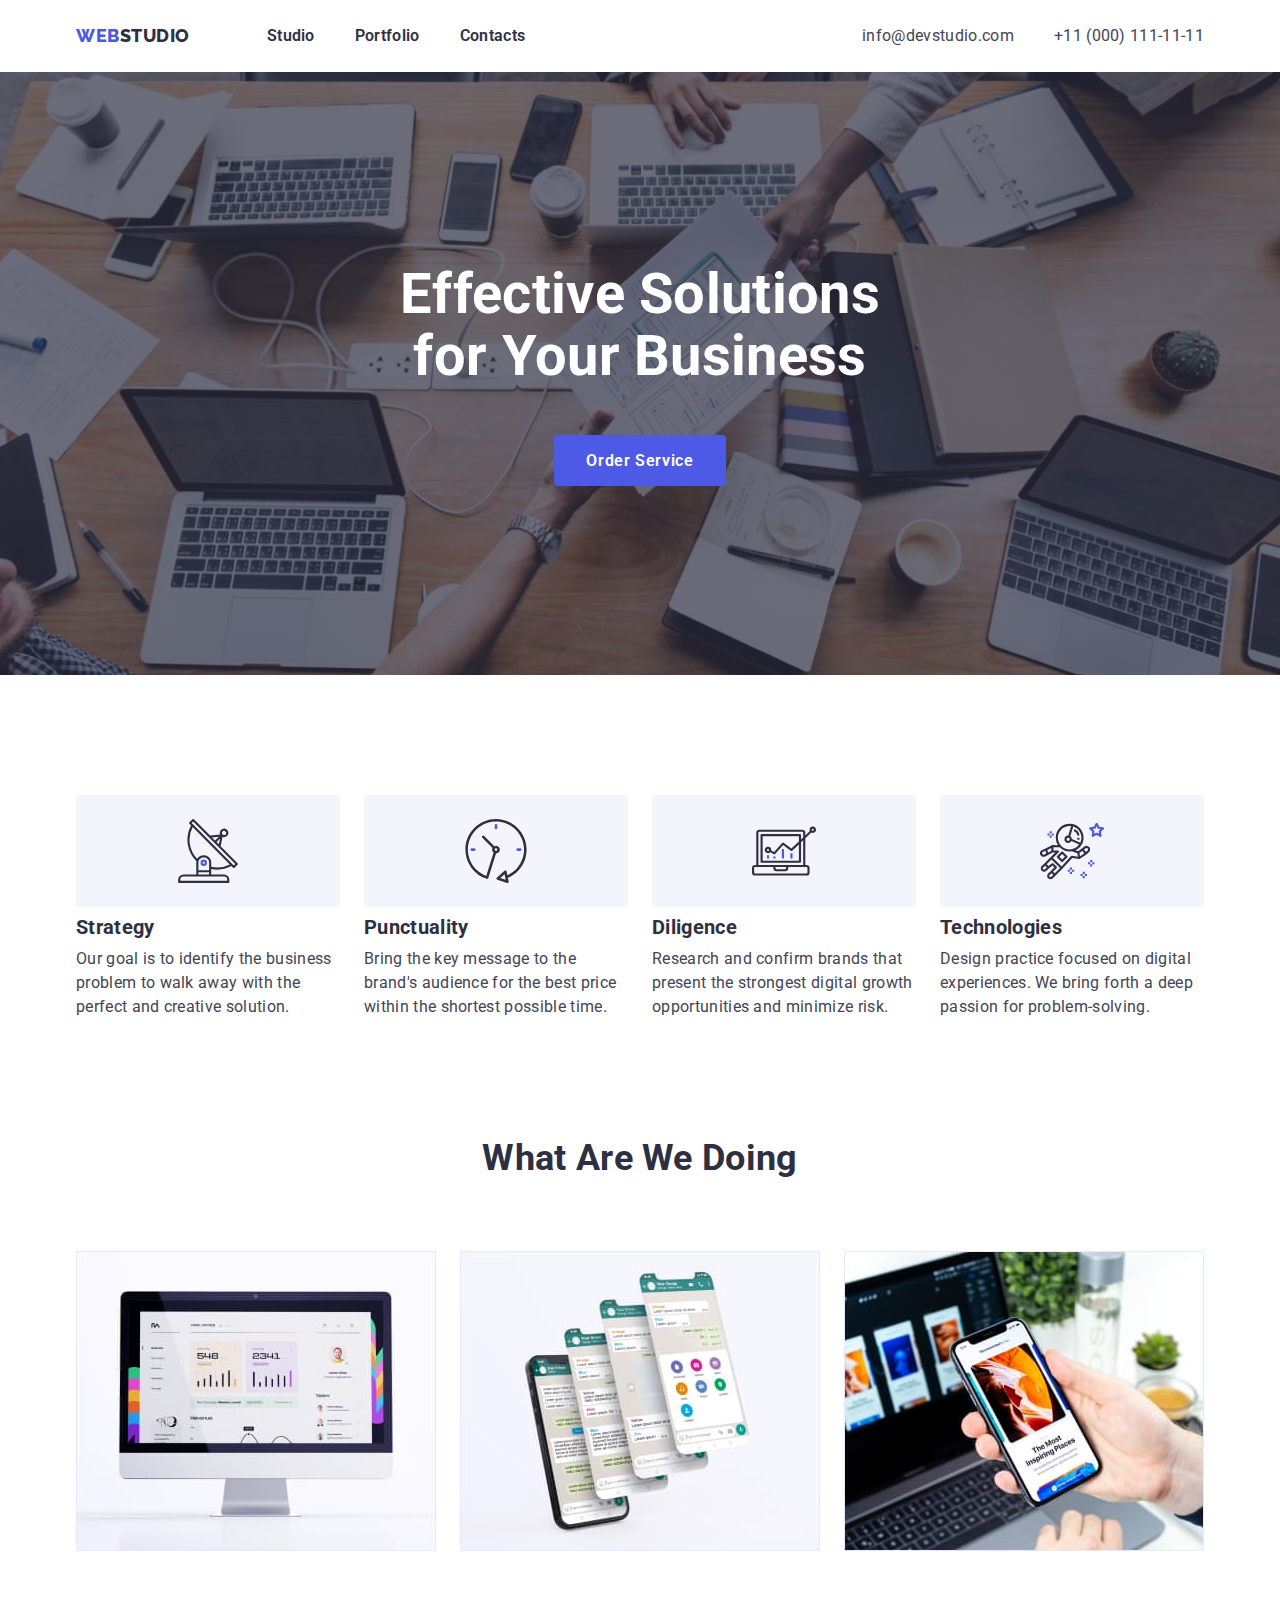
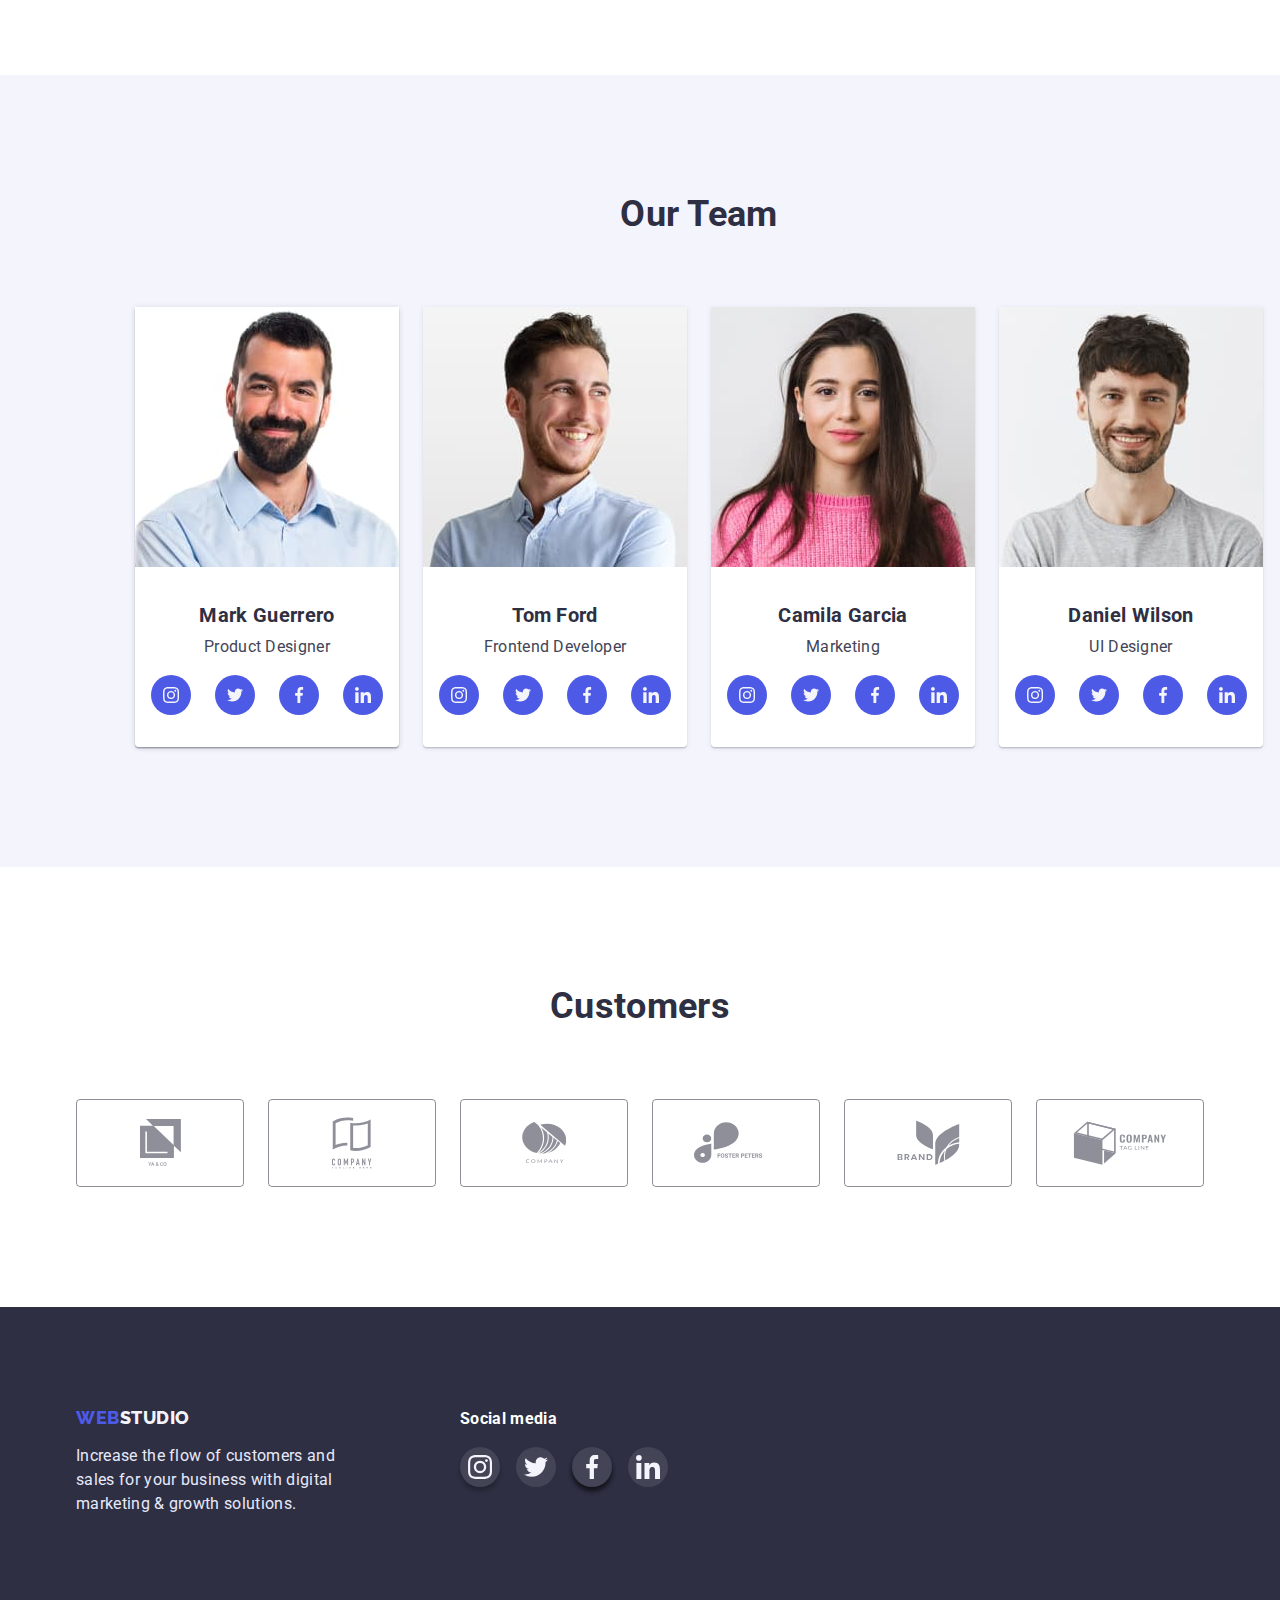
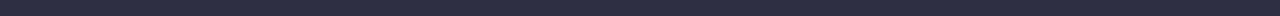
<file: index.html>
<!DOCTYPE html>
<html lang="en">

<head>
    <meta charset="UTF-8">
    <meta http-equiv="X-UA-Compatible" content="IE=edge">
    <meta name="viewport" content="width=device-width, initial-scale=1.0">
    <link rel="stylesheet" href="https://cdnjs.cloudflare.com/ajax/libs/modern-normalize/1.1.0/modern-normalize.min.css">
    <link href="https://fonts.googleapis.com/css2?family=Raleway:wght@700&family=Roboto:wght@400;500;700;900&display=swap"
        rel="stylesheet">
    <link rel="stylesheet" href="./css/styles.css">
    <title>Studio</title>
</head>

<body>

    <!--Шапка-->
    <header>
    <div class="container main-nav">
        <a href="./index.html" class="top-logo"><span class="logo-iris">Web</span>Studio</a>
        <nav class="top-nav">
                <ul class="list nav">
                    <li class="item"> <a href="./index.html" class="list-item">Studio</a> </li>
                    <li class="item"> <a href="./portfolio.html" class="list-item">Portfolio</a> </li>
                    <li class="item"> <a href="/" class="list-item">Contacts</a> </li>
                </ul>
            </nav>
            
            <ul class="list contact">
                <li class="item-contact"> <a href="mailto:info@devstudio.com" class="contact">info@devstudio.com</a> </li>
                <li class="item-contact"> <a href="tel:+110001111111" class="contact">+11 (000) 111-11-11</a></li>
            </ul>
        </div>
    </header>

    <main>
        <!--Блок hero-->

        <section class="hero">
            <h1 class="hero-title">Effective Solutions <br> for Your Business</h1>
            <button type="button" class="hero-button">Order Service</button>
        </section>

        <!--Секція 2 під hero-->
        <section class="feat">
            <div class="container">
                <ul class="features list">
                    <li class="description description-antenna">
                        <div class="thumb">
                            <svg class="icon-antenna" width="64px" height="64px">
                                <use href="./images/sprite.svg#icon-antenna"></use>
                            </svg>
                        </div>
                        <h3 class="list-subtitle">Strategy</h3>
                        <p class="list-text">Our goal is to identify the business problem to walk away with the perfect and creative
                            solution.</p>
                    </li>
                    <li class="description description-clock">
                        <div class="thumb">
                        <svg class="icon-clock" width="64px" height="64px">
                            <use href="./images/sprite.svg#icon-clock"></use>
                        </svg>
                        </div>
                        <h3 class="list-subtitle">Punctuality</h3>
                        <p class="list-text">Bring the key message to the brand's audience for the best price within the shortest
                            possible time.</p>
                    </li>
                    <li class="description  description-diagram">
                        <div class="thumb">
                        <svg class="icon-diagram" width="64px" height="64px">
                            <use href="./images/sprite.svg#icon-diagram"></use>
                        </svg>
                        </div>
                        <h3 class="list-subtitle">Diligence</h3>
                        <p class="list-text">Research and confirm brands that present the strongest digital growth opportunities and
                            minimize risk.</p>
                    </li>
                    <li class="description description-astronaut">
                        <div class="thumb">
                        <svg class="icon-astronaut" width="64px" height="64px">
                            <use href="./images/sprite.svg#icon-astronaut"></use>
                        </svg>
                        </div>
                        <h3 class="list-subtitle">Technologies</h3>
                        <p class="list-text">Design practice focused on digital experiences. We bring forth a deep passion for
                            problem-solving.</p>
                    </li>
                </ul>
            </div>
        </section>

        <!--Секція 3 "Що ми робимо"-->
        <section class="specification">
            <div class="container">
                <h2 class="subtitle">What are we doing</h2>
                <ul class="list act">
                    <li class="act"><img src="./images/img1.jpg" alt="monitor" width="360"></li>
                    <li class="act"><img src="./images/img2.jpg" alt="phone displays" width="360"></li>
                    <li class="act"><img src="./images/img3.jpg" alt="phone" width="360"></li>
                </ul>
            </div>
        </section>

        <!--Секція 4 "Наша команда"-->
        <section class="team">
            <div class="container">
                <h2 class="subtitle">Our Team</h2>
                <ul class="list photo-cards">
                    <li class="photo-cards">
                        <img src="./images/member1.jpg" alt="Man's photo" width="264" height="260">
                        <div class="team-text">
                            <h3 class="list-subtitle">Mark Guerrero</h3>
                            <p class="list-text">Product Designer</p>
                            <div class="thumb-networks">
                                <ul class="list networks">
                                    <li class="network-li"><a href="/" class="network-item">
                                            <svg class="icon-instagram" width="16px" height="16px">
                                                <use href="./images/sprite.svg#icon-instagram"></use>
                                            </svg>
                                        </a></li>
                                    <li class="network-li"><a href="/" class="network-item">
                                            <svg class="icon-instagram" width="16px" height="16px">
                                                <use href="./images/sprite.svg#icon-twitter"></use>
                                            </svg>
                                        </a></li>
                                    <li class="network-li"><a href="/" class="network-item">
                                            <svg class="icon-instagram" width="16px" height="16px">
                                                <use href="./images/sprite.svg#icon-facebook"></use>
                                            </svg>
                                        </a></li>
                                    <li class="network-li"><a href="/" class="network-item">
                                            <svg class="icon-instagram" width="16px" height="16px">
                                                <use href="./images/sprite.svg#icon-linkedin"></use>
                                            </svg>
                                        </a></a></li>
                                </ul>
                            </div>
                        </div>
                    </li>
                    <li class="photo-cards">
                        <img src="./images/member2.jpg" alt="Man's photo" width="264" height="260">
                        <div class="team-text">
                            <h3 class="list-subtitle">Tom Ford</h3>
                            <p class="list-text">Frontend Developer</p>
                            <div class="thumb-networks">
                                <ul class="list networks">
                                    <li class="network-li"><a href="/" class="network-item">
                                            <svg class="icon-instagram" width="16px" height="16px">
                                                <use href="./images/sprite.svg#icon-instagram"></use>
                                            </svg>
                                        </a></li>
                                    <li class="network-li"><a href="/" class="network-item">
                                            <svg class="icon-instagram" width="16px" height="16px">
                                                <use href="./images/sprite.svg#icon-twitter"></use>
                                            </svg>
                                        </a></li>
                                    <li class="network-li"><a href="/" class="network-item">
                                            <svg class="icon-instagram" width="16px" height="16px">
                                                <use href="./images/sprite.svg#icon-facebook"></use>
                                            </svg>
                                        </a></li>
                                    <li class="network-li"><a href="/" class="network-item">
                                            <svg class="icon-instagram" width="16px" height="16px">
                                                <use href="./images/sprite.svg#icon-linkedin"></use>
                                            </svg>
                                        </a></a></li>
                                </ul>
                            </div>
                        </div>
                    </li>
                    <li class="photo-cards">
                        <img src="./images/member3.jpg" alt="Woman's photo" width="264" height="260">
                        <div class="team-text">
                            <h3 class="list-subtitle">Camila Garcia</h3>
                            <p class="list-text">Marketing</p>
                            <div class="thumb-networks">
                                <ul class="list networks">
                                    <li class="network-li"><a href="/" class="network-item">
                                            <svg class="icon-instagram" width="16px" height="16px">
                                                <use href="./images/sprite.svg#icon-instagram"></use>
                                            </svg>
                                        </a></li>
                                    <li class="network-li"><a href="/" class="network-item">
                                            <svg class="icon-instagram" width="16px" height="16px">
                                                <use href="./images/sprite.svg#icon-twitter"></use>
                                            </svg>
                                        </a></li>
                                    <li class="network-li"><a href="/" class="network-item">
                                            <svg class="icon-instagram" width="16px" height="16px">
                                                <use href="./images/sprite.svg#icon-facebook"></use>
                                            </svg>
                                        </a></li>
                                    <li class="network-li"><a href="/" class="network-item">
                                            <svg class="icon-instagram" width="16px" height="16px">
                                                <use href="./images/sprite.svg#icon-linkedin"></use>
                                            </svg>
                                        </a></a></li>
                                </ul>
                            </div>
                        </div>
                    </li>
                    <li class="photo-cards">
                        <img src="./images/member4.jpg" alt="Man's photo" width="264" height="260">
                        <div class="team-text">
                            <h3 class="list-subtitle">Daniel Wilson</h3>
                            <p class="list-text">UI Designer</p>
                            <div class="thumb-networks">
                                <ul class="list networks">
                                    <li class="network-li"><a href="/" class="network-item">
                                            <svg class="icon-instagram" width="16px" height="16px">
                                                <use href="./images/sprite.svg#icon-instagram"></use>
                                            </svg>
                                        </a></li>
                                    <li class="network-li"><a href="/" class="network-item">
                                            <svg class="icon-instagram" width="16px" height="16px">
                                                <use href="./images/sprite.svg#icon-twitter"></use>
                                            </svg>
                                        </a></li>
                                    <li class="network-li"><a href="/" class="network-item">
                                            <svg class="icon-instagram" width="16px" height="16px">
                                                <use href="./images/sprite.svg#icon-facebook"></use>
                                            </svg>
                                        </a></li>
                                    <li class="network-li"><a href="/" class="network-item">
                                            <svg class="icon-instagram" width="16px" height="16px">
                                                <use href="./images/sprite.svg#icon-linkedin"></use>
                                            </svg>
                                        </a></a></li>
                                </ul>
                            </div>
                        </div>
                    </li>
                </ul>
            </div>
        </section>

        <!-- Customers -->
        <section class="customers">
            <div class="container">
                <h2 class="subtitle">Customers</h2>
                <ul class="list list-customers">
                    <li>
                        <a href="/" class="company">
                            <svg class="company-icon" width="41px" height="47px">
                                <use href="./images/sprite.svg#icon-company1"></use>
                            </svg>
                    </a>
                </li>
                    <li>
                        <a href="/" class="company">
                            <svg class="company-icon" width="40px" height="52px">
                                <use href="./images/sprite.svg#icon-company2"></use>
                            </svg>
                    </a>
                </li>
                    <li>
                        <a href="/" class="company">
                        <svg class="company-icon" width="44px" height="41px">
                            <use href="./images/sprite.svg#icon-company3"></use>
                        </svg>
                    </a></li>
                    <li>
                        <a href="/" class="company">
                        <svg class="company-icon" width="84px" height="41px">
                            <use href="./images/sprite.svg#icon-company4"></use>
                        </svg>
                    </a>
                </li>
                    <li>
                        <a href="/" class="company">
                        <svg class="company-icon" width="63px" height="45px">
                            <use href="./images/sprite.svg#icon-company5"></use>
                        </svg>
                    </a>
                </li>
                    <li>
                        <a href="/" class="company">
                        <svg class="company-icon" width="94px" height="44px">
                            <use href="./images/sprite.svg#icon-company6"></use>
                        </svg>
                    </a>
                </li>
                </ul>
            </div>
        </section>
    </main>

    <!--Нижній колонтитул-->
    <footer class="bottom">
    <div class="container container-footer">
        <div class="license">
            <a href="./index.html" class="bottom-logo"><span class="logo-iris">Web</span>Studio</a>
            <p class="bottom-text">Increase the flow of customers and sales for your business with digital marketing & growth
                solutions.</p>
        </div>
        <div class="social-media">
            <h2 class="subtitle-media">Social media</h2>
            <div class="thumb-footer">
                <ul class="list footer-neworks">
                    <li><a href="/" class="footer-item instagram">
                            <svg width="24px" height="24px">
                                <use href="./images/sprite.svg#icon-instagram"></use>
                            </svg>
                        </a></li>
                    <li><a href="/" class="footer-item">
                            <svg width="24px" height="24px">
                                <use href="./images/sprite.svg#icon-twitter"></use>
                            </svg>
                        </a></li>
                    <li><a href="/" class="footer-item facebook">
                            <svg width="24px" height="24px">
                                <use href="./images/sprite.svg#icon-facebook"></use>
                            </svg>
                        </a></li>
                    <li><a href="/" class="footer-item">
                            <svg width="24px" height="24px">
                                <use href="./images/sprite.svg#icon-linkedin"></use>
                            </svg>
                        </a></a></li>
                </ul>
            </div>
        </div>
    </div>
    </footer>
</body>

</html>
</file>
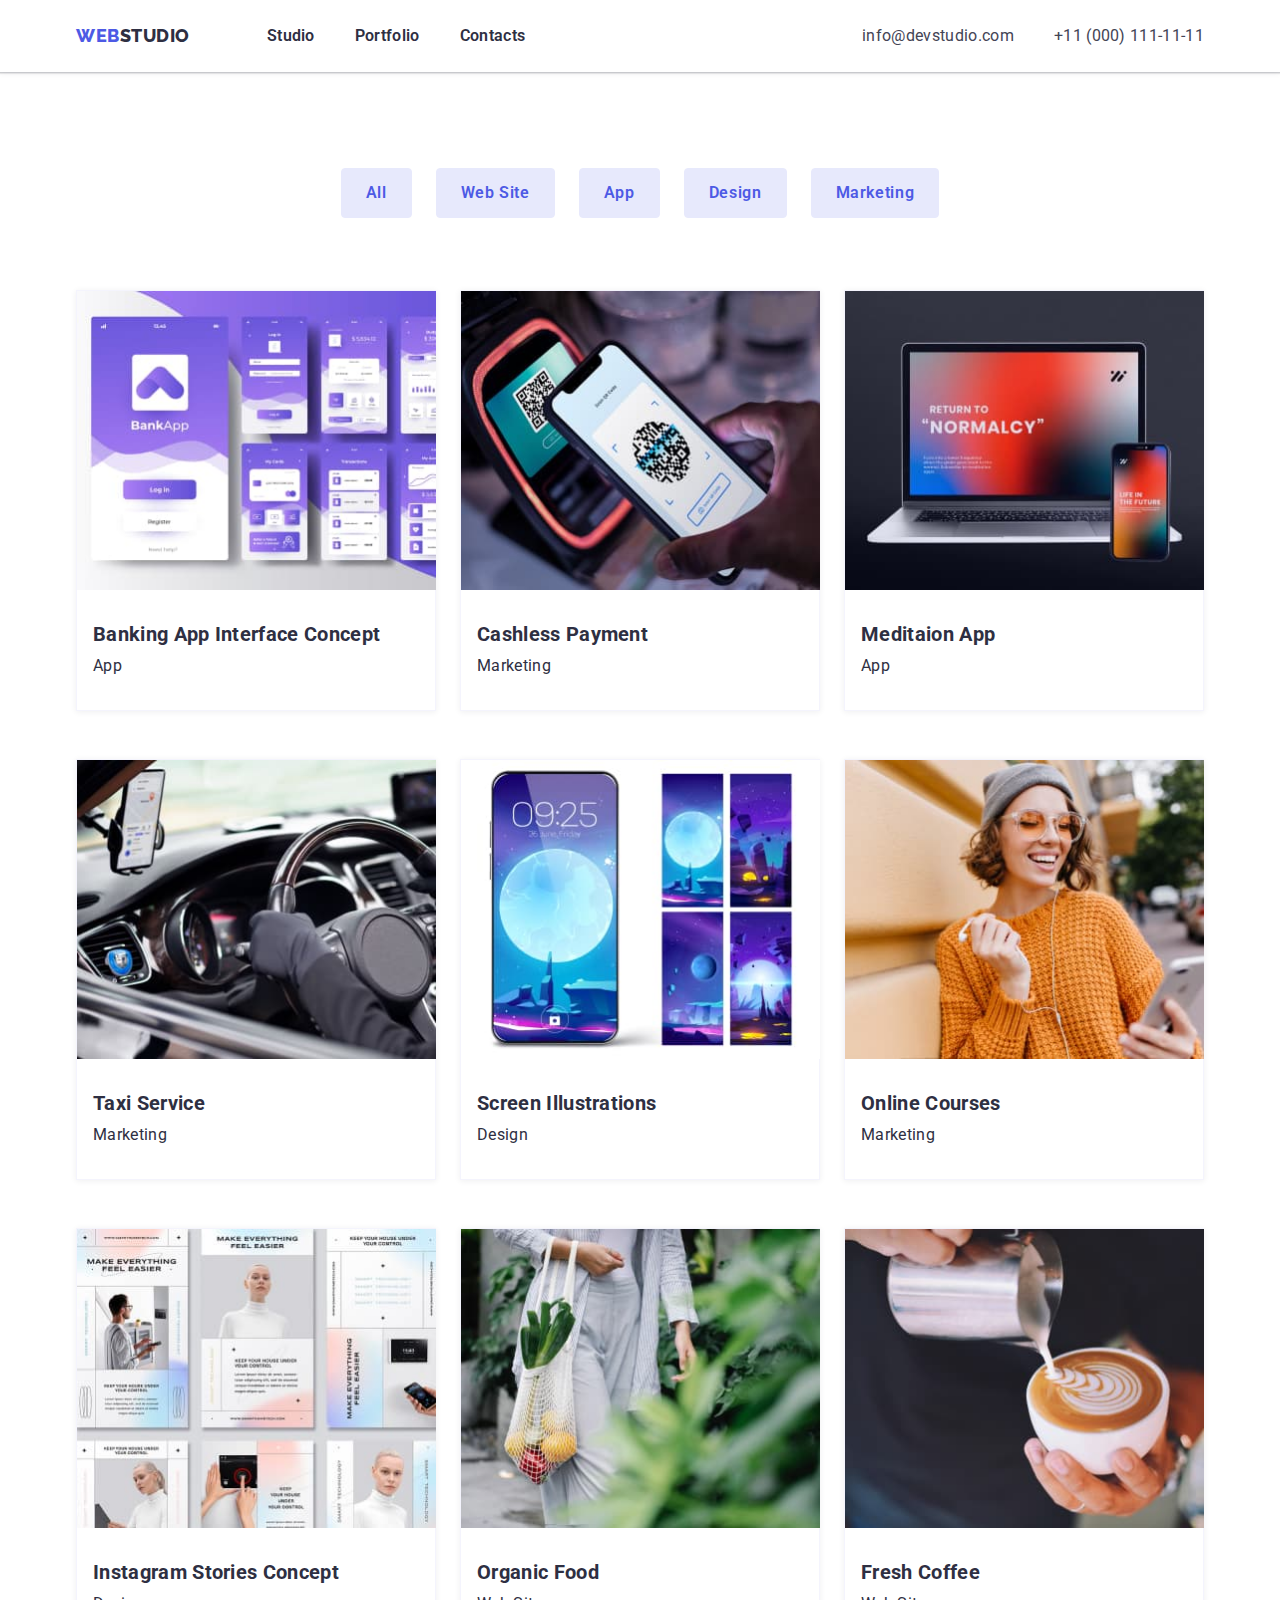
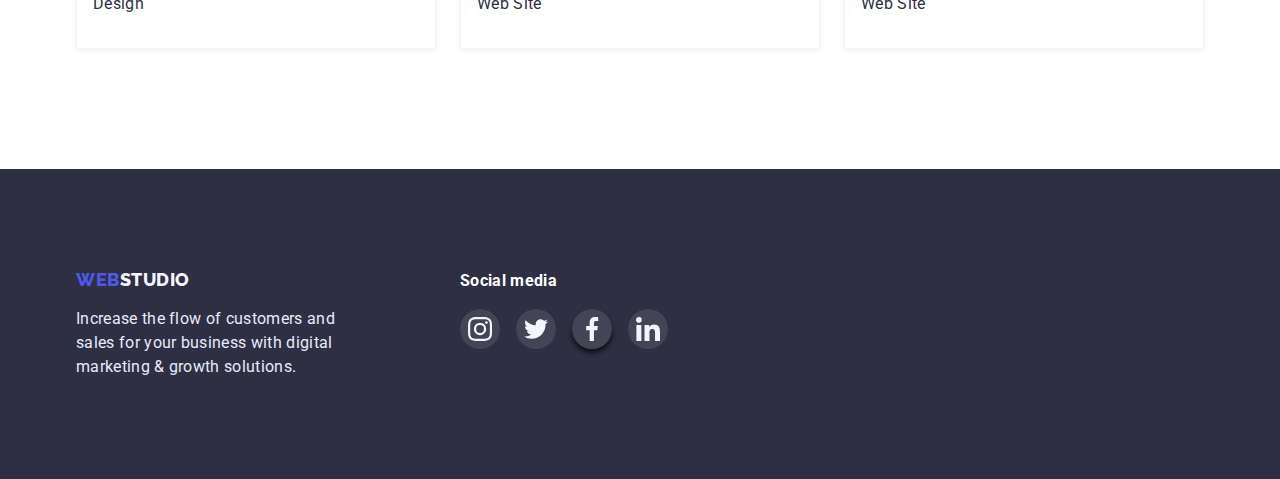
<file: portfolio.html>
<!DOCTYPE html>
<html lang="en">

<head>
    <meta charset="UTF-8">
    <meta http-equiv="X-UA-Compatible" content="IE=edge">
    <meta name="viewport" content="width=device-width, initial-scale=1.0">
    <link rel="stylesheet" href="https://cdnjs.cloudflare.com/ajax/libs/modern-normalize/1.1.0/modern-normalize.min.css">
    <link href="https://fonts.googleapis.com/css2?family=Raleway:wght@700&family=Roboto:wght@400;500;700;900&display=swap"
        rel="stylesheet">
    <link rel="stylesheet" href="./css/styles.css">
    <title>Portfolio</title>
</head>

<body>

    <!--Шапка-->
    <header>
        <div class="container main-nav">
            <a href="./index.html" class="top-logo"><span class="logo-iris">Web</span>Studio</a>
            <nav class="top-nav">
                <ul class="list nav">
                    <li class="item"> <a href="./index.html" class="list-item">Studio</a> </li>
                    <li class="item"> <a href="./portfolio.html" class="list-item">Portfolio</a> </li>
                    <li class="item"> <a href="/" class="list-item">Contacts</a> </li>
                </ul>
            </nav>
    
            <ul class="list contact">
                <li class="item-contact"> <a href="mailto:info@devstudio.com" class="contact">info@devstudio.com</a> </li>
                <li class="item-contact"> <a href="tel:+110001111111" class="contact">+11 (000) 111-11-11</a></li>
            </ul>
        </div>
    </header>

    <main>
    <!--Кнопки під header-->
    <section class="filters">
        <div class="container">
            <ul class="list second-buttons">
                <li class="buttons-item"> <button type="button" class="filtr-buttons">All</button> </li>
                <li class="buttons-item"> <button type="button" class="filtr-buttons">Web Site</button> </li>
                <li class="buttons-item"> <button type="button" class="filtr-buttons">App</button> </li>
                <li class="buttons-item"> <button type="button" class="filtr-buttons">Design</button> </li>
                <li class="buttons-item"> <button type="button" class="filtr-buttons">Marketing</button> </li>
            </ul>
        </div>
    <!-- Фотокартки -->
        <div class="container">
            <ul class="list works">
                <li class="workcards">
                    <a href="#" class="workcards-link">
                        <img src="./images/pic1.jpg" alt="Site" width="359" class="img">
                        <div class="workstext">
                            <h2 class="cards-subtitle">Banking App Interface Concept</h2>
                            <p class="cards-filters">App</p>
                        </div>
                        <!-- <p class="cards-text">14 Stylish and User-Friendly App Design Concepts · Task Manager App · Calorie Tracker App · Exotic Fruit Ecommerce App ·
                        Cloud Storage App</p> -->
                    </a>
                </li>
                <li class="workcards">
                    <a href="#" class="workcards-link">
                        <img src="./images/pic2.jpg" alt="QR code" width="359" class="img">
                        <div class="workstext">
                            <h2 class="cards-subtitle">Cashless Payment</h2>
                            <p class="cards-filters">Marketing</p>
                        </div>
                        <!-- <p class="cards-text">14 Stylish and User-Friendly App Design Concepts · Task Manager App · Calorie Tracker App · Exotic Fruit Ecommerce App ·
                                                Cloud Storage App</p> -->
                    </a>
                </li>
                <li class="workcards">
                    <a href="#" class="workcards-link">
                        <img src="./images/pic3.jpg" alt="Laptop and phone" width="359" class="img">
                        <div class="workstext">
                            <h2 class="cards-subtitle">Meditaion App</h2>
                            <p class="cards-filters">App</p>
                        </div>
                        <!-- <p class="cards-text">14 Stylish and User-Friendly App Design Concepts · Task Manager App · Calorie Tracker App · Exotic Fruit Ecommerce App ·
                                                Cloud Storage App</p> -->
                    </a>
                </li>
                <li class="workcards">
                    <a href="#" class="workcards-link">
                        <img src="./images/pic4.jpg" alt="Car steering wheel" width="359" class="img">
                        <div class="workstext">
                            <h2 class="cards-subtitle">Taxi Service</h2>
                            <p class="cards-filters">Marketing</p>
                        </div>
                        <!-- <p class="cards-text">14 Stylish and User-Friendly App Design Concepts · Task Manager App · Calorie Tracker App · Exotic Fruit Ecommerce App ·
                                                Cloud Storage App</p> -->
                    </a>
                </li>
                <li class="workcards">
                    <a href="#" class="workcards-link">
                        <img src="./images/pic5.jpg" alt="Phone and wallpapers" width="359" class="img">
                        <div class="workstext">
                            <h2 class="cards-subtitle">Screen Illustrations</h2>
                            <p class="cards-filters">Design</p>
                        </div>
                        <!-- <p class="cards-text">14 Stylish and User-Friendly App Design Concepts · Task Manager App · Calorie Tracker App · Exotic Fruit Ecommerce App ·
                                                Cloud Storage App</p> -->
                    </a>
                </li>
                <li class="workcards">
                    <a href="#" class="workcards-link">
                        <img src="./images/pic6.jpg" alt="Woman takes phone" width="359" class="img">
                        <div class="workstext">
                            <h2 class="cards-subtitle">Online Courses</h2>
                            <p class="cards-filters">Marketing</p>
                        </div>
                        <!-- <p class="cards-text">14 Stylish and User-Friendly App Design Concepts · Task Manager App · Calorie Tracker App · Exotic Fruit Ecommerce App ·
                                                Cloud Storage App</p> -->
                    </a>
                </li>
                <li class="workcards">
                    <a href="#" class="workcards-link">
                        <img src="./images/pic7.jpg" alt="Content" width="359" class="img">
                        <div class="workstext">
                            <h2 class="cards-subtitle">Instagram Stories Concept</h2>
                            <p class="cards-filters">Design</p>
                        </div>
                        <!-- <p class="cards-text">14 Stylish and User-Friendly App Design Concepts · Task Manager App · Calorie Tracker App · Exotic Fruit Ecommerce App ·
                                                Cloud Storage App</p> -->
                    </a>
                </li>
                <li class="workcards">
                    <a href="#" class="workcards-link">
                        <img src="./images/pic8.jpg" alt="Woman takes net with fruit" width="359" class="img">
                        <div class="workstext">
                            <h2 class="cards-subtitle">Organic Food</h2>
                            <p class="cards-filters">Web Site</p>
                        </div>
                        <!-- <p class="cards-text">14 Stylish and User-Friendly App Design Concepts · Task Manager App · Calorie Tracker App · Exotic Fruit Ecommerce App ·
                                                Cloud Storage App</p> -->
                    </a>
                </li>
                <li class="workcards">
                    <a href="#" class="workcards-link">
                        <img src="./images/pic9.jpg" alt="Coffee" width="359" class="img">
                        <div class="workstext">
                            <h2 class="cards-subtitle">Fresh Coffee</h2>
                            <p class="cards-filters">Web Site</p>
                        </div>
                        <!-- <p class="cards-text">14 Stylish and User-Friendly App Design Concepts · Task Manager App · Calorie Tracker App · Exotic Fruit Ecommerce App ·
                        Cloud Storage App</p> -->
                    </a>
                </li>
            </ul>
        </div>
</section>
    </main>

    <!--Нижній колонтитул-->
    <footer class="bottom">
        <div class="container container-footer">
            <div class="license">
                <a href="./index.html" class="bottom-logo"><span class="logo-iris">Web</span>Studio</a>
                <p class="bottom-text">Increase the flow of customers and sales for your business with digital marketing &
                    growth
                    solutions.</p>
            </div>
        <div class="social-media">
            <h2 class="subtitle-media">Social media</h2>
            <div class="thumb-footer">
                <ul class="list footer-neworks">
                    <li><a href="/" class="footer-item">
                            <svg width="24px" height="24px">
                                <use href="./images/sprite.svg#icon-instagram"></use>
                            </svg>
                        </a></li>
                    <li><a href="/" class="footer-item">
                            <svg width="24px" height="24px">
                                <use href="./images/sprite.svg#icon-twitter"></use>
                            </svg>
                        </a></li>
                    <li><a href="/" class="footer-item facebook">
                            <svg width="24px" height="24px">
                                <use href="./images/sprite.svg#icon-facebook"></use>
                            </svg>
                        </a></li>
                    <li><a href="/" class="footer-item">
                            <svg width="24px" height="24px">
                                <use href="./images/sprite.svg#icon-linkedin"></use>
                            </svg>
                        </a></a></li>
                </ul>
            </div>
        </div>
        </div>
    </footer>
</body>
</html>
</file>
<file: css/styles.css>
body {
    background-color: #ffffff;
    color: #2E2F42;

    font-family: Roboto, sans-serif;
    font-weight: 600;
    letter-spacing: 0.02em;
}

header {
    background-color: #ffffff;
    box-shadow: 0px 2px 1px rgba(46, 47, 66, 0.08), 
                0px 1px 1px rgba(46, 47, 66, 0.16), 
                0px 1px 6px rgba(46, 47, 66, 0.08);
}

.list {
    list-style: none;
    padding: 0;
    margin: 0;
}

.list-subtitle {
    color: #2E2F42;

    font-size: 20px;
    line-height: 1.2;
    margin-bottom: 8px;
    margin-top: 0;
}

.list-text {
    color: #434455;

    font-weight: 400;
    font-size: 16px;
    line-height: 1.5;
    margin-top: 0;
    margin-bottom: 0;
}

.subtitle {
    color: #2E2F42;

    font-size: 36px;
    line-height: 1.1;
    text-align: center;
    text-transform: capitalize;
    margin-top: 0;
    margin-bottom: 72px;
}

.container {
    width: 1158px;
    margin-left: auto;
    margin-right: auto;
    padding: 0 15px;
    /* outline: 1px solid tomato; */
}

/* header */
.container.main-nav {
    display: flex;
    align-items: center;
}

.top-logo {
    color: #2E2F42;
    text-decoration: none;
    font-family: Raleway, sans-serif;

    font-weight: 800;
    font-size: 18px;
    line-height: 1.3;
    letter-spacing: 0.03em;
    text-transform: uppercase;
}

.logo-iris {
    color: #4D5AE5;
    font-family: Raleway, sans-serif;
}

.list.nav {
    display: flex;
    margin-left: 77px;
}

.nav .item+.item {
    margin-left: 40px;
}

.list-item {
    color: #2E2F42;
    text-decoration: none;

    padding-top: 24px;
    padding-bottom: 24px;
    display: block;
    font-size: 16px;
    line-height: 1.5;
}

.list.contact {
    display: flex;
    margin-left: auto;
}

.list .item-contact + .item-contact{
    margin-left: 40px;
}

.list-item:focus,
.list-item:hover {
    color: #4D5AE5
}

.contact {
    text-decoration: none;
    color: #434455;

    font-weight: 400;
    font-size: 16px;
    line-height: 1.5;
}

.contact:hover,
.contact:focus {
    color: #4D5AE5
}


/* main */
/* section 1 - hero */
.hero {
    /* outline: 2px solid tomato; */

    background-image: linear-gradient(
        to right,
        rgba(46, 47, 66, 0.7),
        rgba(46, 47, 66, 0.7)),
        url("../images/people-office.jpg");
    background-size: cover;
    background-repeat: no-repeat;
    background-position: center;

    padding: 192px 0;
    text-align: center;
    height: 603px;
    max-width: 1440px;
    margin-left: auto;
    margin-right: auto;
}

.hero-title {
    color: #ffffff;

    font-size: 56px;
    line-height: 1.1;
    margin-top: 0;
    margin-bottom: 48px;
}

.hero-button {
    color: #ffffff;
    background-color: #4D5AE5;
    cursor: pointer;

    padding: 16px 32px;
    align-items: center;

    font-weight: inherit;
    font-size: 16px;
    line-height: 1.2;
    letter-spacing: 0.04em;
    border: transparent;
    border-radius: 4px;
}

.hero-button:focus,
.hero-button:hover {
    color: #ffffff;
    background-color: #404BBF;
    box-shadow: 0px 4px 4px rgba(0, 0, 0, 0.15);
}

/* section 2 - features */
.feat {
    padding: 120px 0;
}

.features.list {
    display: flex;
}

.description {
    width: 264px;
}

.description+.description {
    margin-left: 24px;
}

.thumb {
    display: flex;
    align-items: center;
    justify-content: center;
    width: 264px;
    height: 112px;
    background-color: #F4F4FD;
    margin-bottom: 8px;
}

/* section 3 - specification */
.specification {
    padding-bottom: 120px
}

.list.act {
    display: flex;
}

.act + .act {
    margin-left: 24px;
}

/* section 4 - team */
.team {
    background-color: #F4F4FD;

    padding: 120px;
}

.list.photo-cards {
    display: flex;
    
}

.photo-cards {
    background-color: #ffffff;
    box-shadow: 0px 1px 6px rgba(46, 47, 66, 0.08), 
                0px 1px 1px rgba(46, 47, 66, 0.16), 
                0px 2px 1px rgba(46, 47, 66, 0.08);
    border-radius: 0px 0px 4px 4px;

    width: 264px;
}

.photo-cards + .photo-cards {
    margin-left: 24px;
}

.team-text {
    padding: 32px 16px;
    text-align: center;
}


.thumb-networks {
    display: flex;
    height: 48px;
    margin-top: 8px;
}

.list.networks {
    display: flex;
    align-items: center;
    margin-top: 8px;
}

.network-item {
    fill: #f4f4fd;
    background-color: #4D5AE5;

    display: flex;
    justify-content: center;
    align-items: center;
    width: 40px;
    height: 40px;
    border-radius: 50px;
}

.network-item:hover,
.network-item:focus {
    background-color: #31D0AA;
}

.network-li + .network-li {
    margin-left: 24px;
}


/* section 5 - customers */
.customers {
    padding: 120px 0;
}

.list-customers {
    display: flex;
}

.customers > h2 {
    letter-spacing: 0.03em;
    line-height: 1.2;
    margin-bottom: 72px;
}

.list-customers > li + li {
    margin-left: 24px;
}

.company {
    fill: #8E8F99;
    border: 1px solid #8E8F99;
    border-radius: 4px;

    display: flex;
    justify-content: center;
    align-items: center;
    width: 168px;
    height: 88px;
}

.company:hover,
.company:focus {
    fill: #4D5AE5;
    border: 1px solid #4D5AE5;
}


/* footer */
.bottom {
    background-color: #2E2F42;
    padding: 100px 0;
}

.license {
    margin-right: 120px;
}

.bottom-logo {
    color: #F4F4FD;
    text-decoration: none;

    display: block;
    margin-bottom: 16px;

    font-family: Raleway, sans-serif;
    font-weight: 800;
    font-size: 18px;
    line-height: 1.2;
    letter-spacing: 0.03em;
    text-transform: uppercase;
}

.bottom-text {
    color: #E7E9FC;

    margin: 0;
    width: 264px;
    font-weight: 400;
    font-size: 16px;
    line-height: 1.5;
}

.container-footer {
    display: flex;
}


.subtitle-media {
    font-size: 16px;
    line-height: 1.5;
    color: #ffffff;

    margin-top: 0;
    margin-bottom: 16px;
}

.thumb-footer {
    width: 208px;
    height: 40px;
}

.footer-item {
    background-color: rgba(255, 255, 255, 0.1);
    fill: #f4f4fd;

    display: flex;
    justify-content: center;
    align-items: center;
    width: 40px;
    height: 40px;
    border-radius: 50px;
}
.facebook {
    box-shadow: 0px 4px 4px rgba(0, 0, 0, 0.25), 
                0px 4px 4px rgba(0, 0, 0, 0.25), 
                0px 4px 4px rgba(0, 0, 0, 0.25);   
}

.instagram {
    box-shadow: 0px 4px 4px rgba(0, 0, 0, 0.25);
}

.footer-item:hover,
.footer-item:focus {
    background-color: #31D0AA;
}

.footer-neworks > li + li {
    margin-left: 16px;
}

.footer-neworks {
    display: flex;
    margin-top: 0;
}


/* styles portfolio */
/* buttons under header */
.filters {
    padding-top: 96px;
    padding-bottom: 120px;
}

.list.second-buttons {
    display: flex;
    margin-bottom: 72px;
    justify-content: center;
}

.buttons-item+.buttons-item {
    margin-left: 24px;
}

.filtr-buttons {
    color: #4D5AE5;
    background-color: #E7E9FC;
    cursor: pointer;

    padding: 12px 24px;
    justify-content: center;
    align-items: center;
    text-align: center;

    font-weight: 600;
    font-size: 16px;
    line-height: 1.5;
    letter-spacing: 0.04em;
    border: 1px solid #E7E9FC;
    border-radius: 4px;
}

.filtr-buttons:hover,
.filtr-buttons:focus {
    color: #FFFFFF;
    background-color: #4D5AE5;
    border: 1px solid transparent;
    box-shadow: 0px 3px 1px rgba(0, 0, 0, 0.1), 
                0px 2px 1px rgba(0, 0, 0, 0.08), 
                0px 2px 2px rgba(0, 0, 0, 0.12);
}

/* photocards */
.workcards-link {
    color: inherit;
    text-decoration: inherit;
}

.workcards-link:hover,
.workcards-link:focus {
    box-shadow: 0px 1px 6px rgba(46, 47, 66, 0.08), 
                0px 1px 1px rgba(46, 47, 66, 0.16), 
                0px 2px 1px rgba(46, 47, 66, 0.08);
}

.list.works {
    display: flex;
    flex-wrap: wrap;
}

.workcards {
    display: flex;
    box-shadow: 0px 1px 6px rgba(46, 47, 66, 0.08);
    border: 0.5px solid #F4F4FD;

    width: 360px;
    margin-right: 24px;
    margin-bottom: 48px;
}

.img {
    display: block;
}

.workcards:nth-child(3n) {
    margin-right: 0;
}

.workcards:nth-last-child(-n + 3) {
    margin-bottom: 0;
}

.workstext {
    padding-left: 16px;
    padding-top: 32px;
    padding-bottom: 32px;
}

.cards-subtitle {
    font-size: 20px;
    line-height: 1.2;

    margin-top: 0;
    margin-bottom: 8px;
}

.cards-filters {
    font-weight: 400;
    font-size: 16px;
    line-height: 1.5;

    margin-top: 0;
    margin-bottom: 0;
}
</file>
